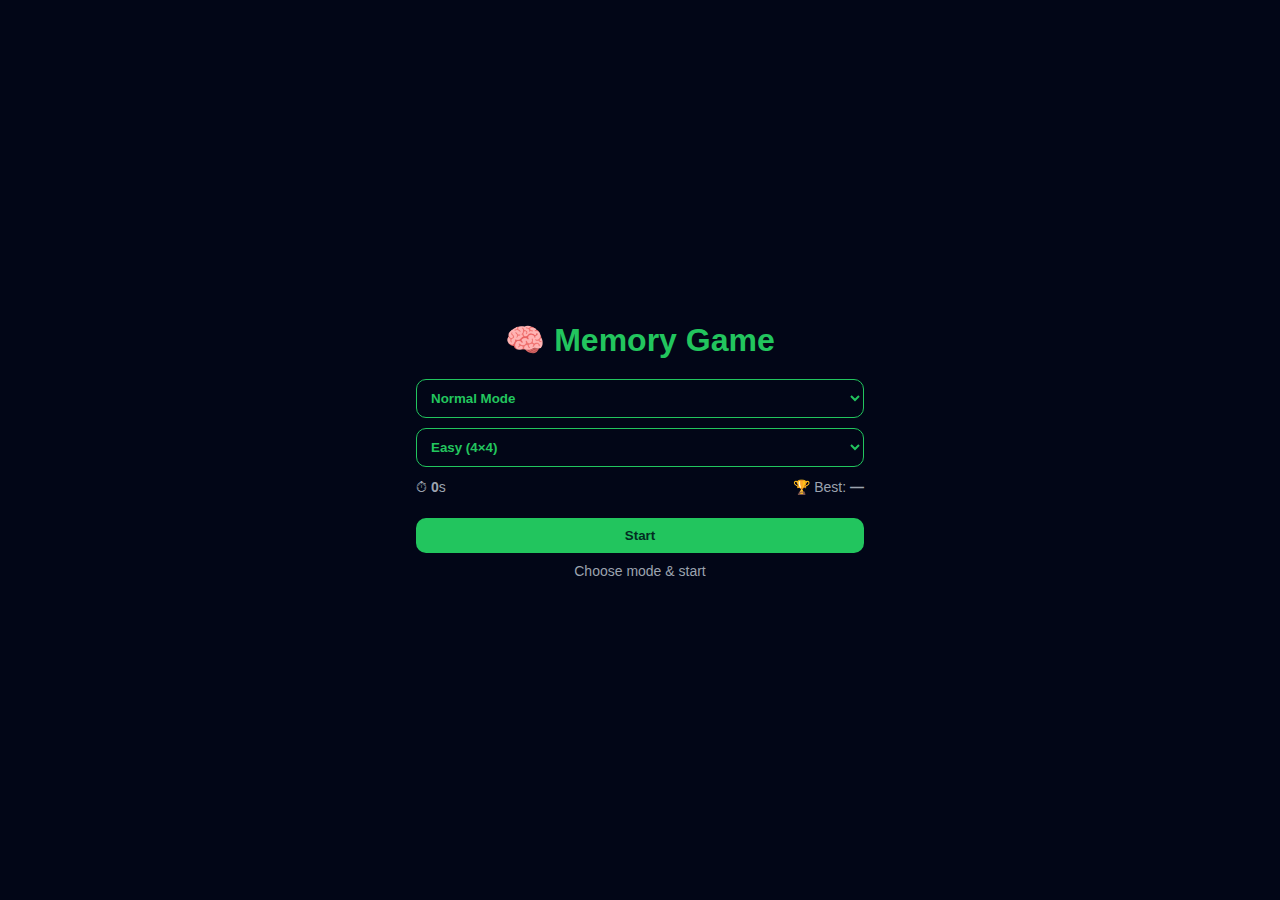
<file: games/memory-game/index.html>
<!DOCTYPE html>
<html lang="en">
<head>
<meta charset="UTF-8">
<title>Memory Game | WebHub</title>
<meta name="viewport" content="width=device-width, initial-scale=1.0">

<style>
* { box-sizing: border-box; margin: 0; padding: 0; font-family: Arial, sans-serif; }

body {
  min-height: 100vh;
  background: #020617;
  color: #e5e7eb;
  display: flex;
  justify-content: center;
  align-items: center;
}

.container {
  width: 100%;
  max-width: 480px;
  padding: 16px;
  text-align: center;
}

h1 { color: #22c55e; margin-bottom: 10px; }

select, button {
  width: 100%;
  padding: 10px;
  border-radius: 10px;
  border: none;
  margin-top: 10px;
  font-weight: bold;
}

select {
  background: #020617;
  color: #22c55e;
  border: 1px solid #22c55e;
}

button {
  background: #22c55e;
  color: #022c22;
  cursor: pointer;
}

button:hover { background: #16a34a; }

.stats {
  display: flex;
  justify-content: space-between;
  margin: 12px 0;
  font-size: 14px;
  color: #9ca3af;
}

.game {
  display: grid;
  gap: 10px;
  margin-top: 10px;
}

.card {
  background: #020617;
  border-radius: 12px;
  height: 70px;
  cursor: pointer;
  position: relative;
  transform-style: preserve-3d;
  transition: transform 0.4s;
  box-shadow: 0 0 15px rgba(34,197,94,0.25);
}

.card.flip { transform: rotateY(180deg); }

.card-face {
  position: absolute;
  inset: 0;
  display: flex;
  align-items: center;
  justify-content: center;
  backface-visibility: hidden;
  font-size: 30px;
}

.front {
  background: #22c55e;
  color: #022c22;
  transform: rotateY(180deg);
  border-radius: 12px;
}

.back {
  background: #020617;
  color: #22c55e;
  border-radius: 12px;
}

.status {
  margin-top: 10px;
  font-size: 14px;
  color: #9ca3af;
}
</style>
</head>

<body>

<div class="container">
  <h1>🧠 Memory Game</h1>

  <select id="mode">
    <option value="normal">Normal Mode</option>
    <option value="daily">🗓️ Daily Challenge</option>
  </select>

  <select id="level">
    <option value="easy">Easy (4×4)</option>
    <option value="medium" disabled>Medium 🔒</option>
    <option value="hard" disabled>Hard 🔒</option>
  </select>

  <div class="stats">
    <span>⏱ <b id="time">0</b>s</span>
    <span id="bestLabel">🏆 Best: <b id="best">—</b></span>
  </div>

  <div class="game" id="game"></div>

  <button onclick="startGame()">Start</button>
  <div class="status" id="status">Choose mode & start</div>
</div>

<script>
const symbolsAll = ["🍎","🍌","🍇","🍓","🍒","🥝","🍍","🍉","🥥","🍑","🍋","🍊"];
let first=null, second=null, lock=false;
let timer=0, interval, matches=0, totalPairs=0;
let dailyMode=false;

const game = document.getElementById("game");
const timeText = document.getElementById("time");
const bestText = document.getElementById("best");
const statusText = document.getElementById("status");
const levelSelect = document.getElementById("level");
const modeSelect = document.getElementById("mode");
const bestLabel = document.getElementById("bestLabel");

function todayKey() {
  const d = new Date();
  return d.toISOString().split("T")[0];
}

function seededShuffle(arr, seed) {
  let i = arr.length;
  while (i) {
    seed = (seed * 9301 + 49297) % 233280;
    let j = Math.floor((seed / 233280) * i--);
    [arr[i], arr[j]] = [arr[j], arr[i]];
  }
  return arr;
}

function startGame() {
  clearInterval(interval);
  timer = 0;
  matches = 0;
  timeText.textContent = 0;

  dailyMode = modeSelect.value === "daily";
  let level = levelSelect.value;

  if (dailyMode) {
    level = "easy";
    levelSelect.disabled = true;
    bestLabel.textContent = "🗓️ Today";
    const done = localStorage.getItem("daily-" + todayKey());
    if (done) {
      statusText.textContent = "✅ Today's challenge completed!";
      return;
    }
  } else {
    levelSelect.disabled = false;
    bestLabel.textContent = "🏆 Best:";
  }

  let cols = 4, pairs = 8;
  if (level === "medium") { cols = 5; pairs = 10; }
  if (level === "hard") { cols = 6; pairs = 12; }

  totalPairs = pairs;
  game.style.gridTemplateColumns = `repeat(${cols}, 1fr)`;
  game.innerHTML = "";

  let symbols = symbolsAll.slice(0, pairs);
  let cards = [...symbols, ...symbols];

  if (dailyMode) {
    cards = seededShuffle(cards, Number(todayKey().replaceAll("-", "")));
  } else {
    cards.sort(() => Math.random() - 0.5);
  }

  cards.forEach(sym => {
    const card = document.createElement("div");
    card.className = "card";
    card.innerHTML = `
      <div class="card-face front">${sym}</div>
      <div class="card-face back">❓</div>`;
    card.onclick = () => flip(card, sym);
    game.appendChild(card);
  });

  interval = setInterval(() => {
    timer++;
    timeText.textContent = timer;
  }, 1000);

  statusText.textContent = "Find all pairs!";
}

function flip(card, sym) {
  if (lock || card === first || card.classList.contains("flip")) return;
  card.classList.add("flip");

  if (!first) { first = {card, sym}; return; }

  second = {card, sym};
  lock = true;

  if (first.sym === second.sym) {
    matches++;
    resetTurn();
    if (matches === totalPairs) win();
  } else {
    setTimeout(() => {
      first.card.classList.remove("flip");
      second.card.classList.remove("flip");
      resetTurn();
    }, 700);
  }
}

function resetTurn() {
  first = second = null;
  lock = false;
}

function win() {
  clearInterval(interval);
  statusText.textContent = "🎉 Completed!";

  if (dailyMode) {
    localStorage.setItem("daily-" + todayKey(), timer);
    statusText.textContent = "🎉 Daily Challenge Completed!";
    return;
  }

  let level = levelSelect.value;
  let best = localStorage.getItem("best-" + level);
  if (!best || timer < best) localStorage.setItem("best-" + level, timer);

  if (level === "easy") levelSelect.options[1].disabled = false;
  if (level === "medium") levelSelect.options[2].disabled = false;
}
</script>

</body>
</html>
</file>
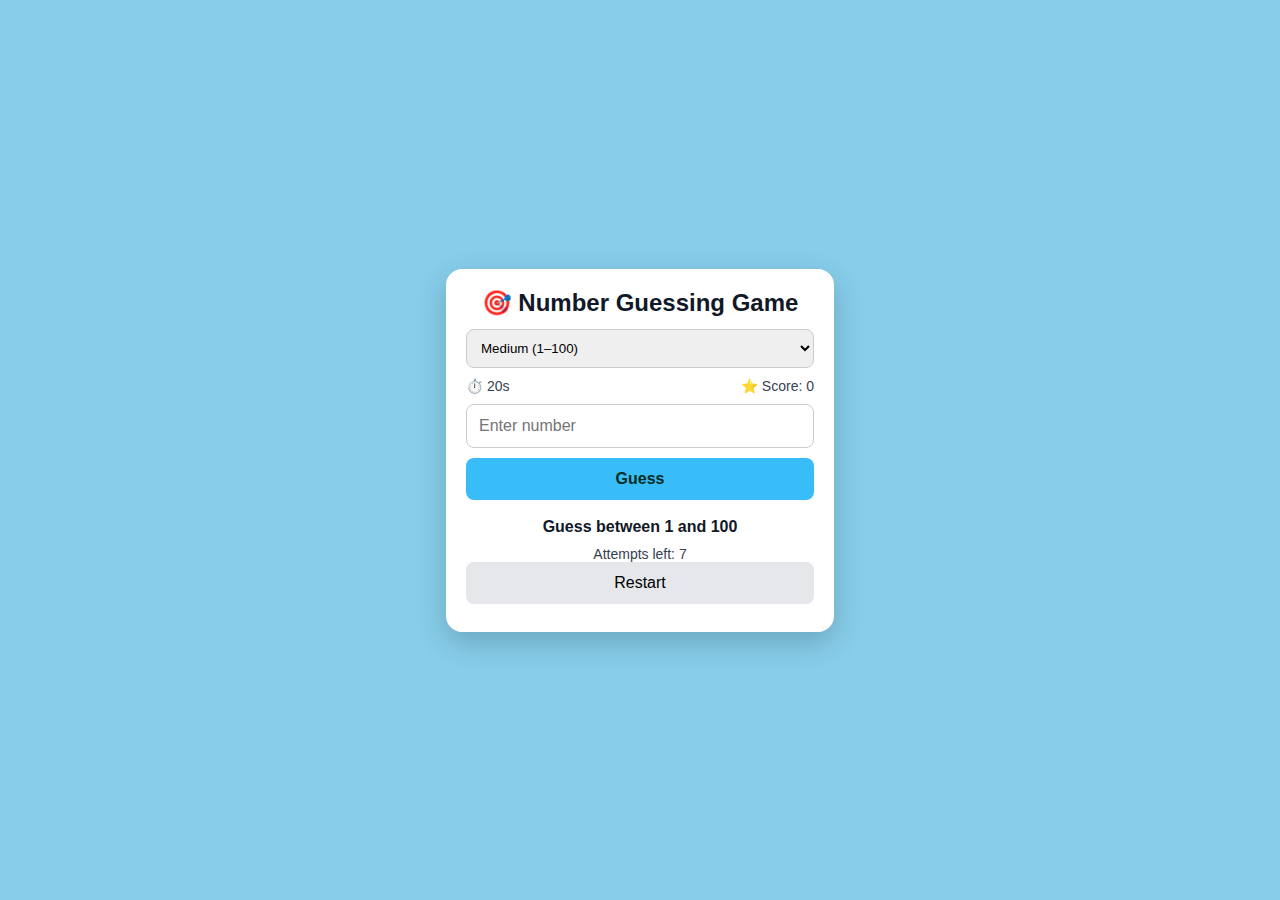
<file: games/number-guess/index.html>
<!DOCTYPE html>
<html lang="en">
<head>
<meta charset="UTF-8">
<title>Number Guessing Game</title>

<meta name="viewport" content="width=device-width, initial-scale=1.0">

<style>
* {
  box-sizing: border-box;
  margin: 0;
  padding: 0;
}

html, body {
  width: 100%;
  height: 100%;
}

body {
  font-family: Arial, sans-serif;
  background: #87CEEB; /* sky blue */
  display: flex;
  align-items: center;
  justify-content: center;
}

/* Main Wrapper */
.game-wrapper {
  width: 100%;
  max-width: 420px;
  padding: 16px;
}

/* Game Card */
.game-box {
  background: #ffffff;
  border-radius: 16px;
  padding: 20px;
  text-align: center;
  box-shadow: 0 10px 30px rgba(0,0,0,0.2);
}

/* Title */
.game-box h2 {
  margin-bottom: 12px;
  color: #111827;
}

/* Difficulty */
select {
  width: 100%;
  padding: 10px;
  border-radius: 8px;
  border: 1px solid #ccc;
  margin-bottom: 10px;
}

/* Info Row */
.info {
  display: flex;
  justify-content: space-between;
  font-size: 14px;
  margin-bottom: 10px;
  color: #374151;
}

/* Input */
input {
  width: 100%;
  padding: 12px;
  font-size: 16px;
  border-radius: 8px;
  border: 1px solid #ccc;
  margin-bottom: 10px;
}

/* Buttons */
button {
  width: 100%;
  padding: 12px;
  border: none;
  border-radius: 8px;
  font-size: 16px;
  cursor: pointer;
  margin-bottom: 8px;
}

#guessBtn {
  background: #38bdf8;
  color: #022c22;
  font-weight: bold;
}

#restartBtn {
  background: #e5e7eb;
}

/* Status */
#message {
  margin: 10px 0;
  font-weight: bold;
  color: #111827;
}

/* Attempts */
#attempts {
  font-size: 14px;
  color: #374151;
}
</style>
</head>

<body>

<div class="game-wrapper">
  <div class="game-box">

    <h2>🎯 Number Guessing Game</h2>

    <select id="difficulty">
      <option value="easy">Easy (1–50)</option>
      <option value="medium" selected>Medium (1–100)</option>
      <option value="hard">Hard (1–200)</option>
    </select>

    <div class="info">
      <span>⏱️ <span id="timer">20</span>s</span>
      <span>⭐ Score: <span id="score">0</span></span>
    </div>

    <input type="number" id="guessInput" placeholder="Enter number">

    <button id="guessBtn">Guess</button>

    <div id="message"></div>

    <div id="attempts">Attempts left: 7</div>

    <button id="restartBtn">Restart</button>

  </div>
</div>

<script>
let secretNumber, attempts, max, score = 0, timer, timeLeft;

const input = document.getElementById("guessInput");
const msg = document.getElementById("message");
const attemptsText = document.getElementById("attempts");
const scoreText = document.getElementById("score");
const timerText = document.getElementById("timer");
const diff = document.getElementById("difficulty");

function setupGame() {
  clearInterval(timer);

  if (diff.value === "easy") {
    max = 50; attempts = 10; timeLeft = 30;
  } else if (diff.value === "medium") {
    max = 100; attempts = 7; timeLeft = 20;
  } else {
    max = 200; attempts = 5; timeLeft = 15;
  }

  secretNumber = Math.floor(Math.random() * max) + 1;
  msg.textContent = `Guess between 1 and ${max}`;
  attemptsText.textContent = `Attempts left: ${attempts}`;
  timerText.textContent = timeLeft;
  input.value = "";

  timer = setInterval(() => {
    timeLeft--;
    timerText.textContent = timeLeft;
    if (timeLeft === 0) {
      clearInterval(timer);
      msg.textContent = `⏰ Time up! Number was ${secretNumber}`;
    }
  }, 1000);
}

document.getElementById("guessBtn").onclick = () => {
  if (attempts <= 0) return;

  const val = Number(input.value);
  if (!val) return;

  attempts--;

  if (val === secretNumber) {
    msg.textContent = "🎉 Correct!";
    score += 10;
    scoreText.textContent = score;
    clearInterval(timer);
  } else if (val > secretNumber) {
    msg.textContent = "📈 Too High!";
  } else {
    msg.textContent = "📉 Too Low!";
  }

  attemptsText.textContent = `Attempts left: ${attempts}`;
};

document.getElementById("restartBtn").onclick = setupGame;
diff.onchange = setupGame;

setupGame();
</script>

</body>
</html>
</file>
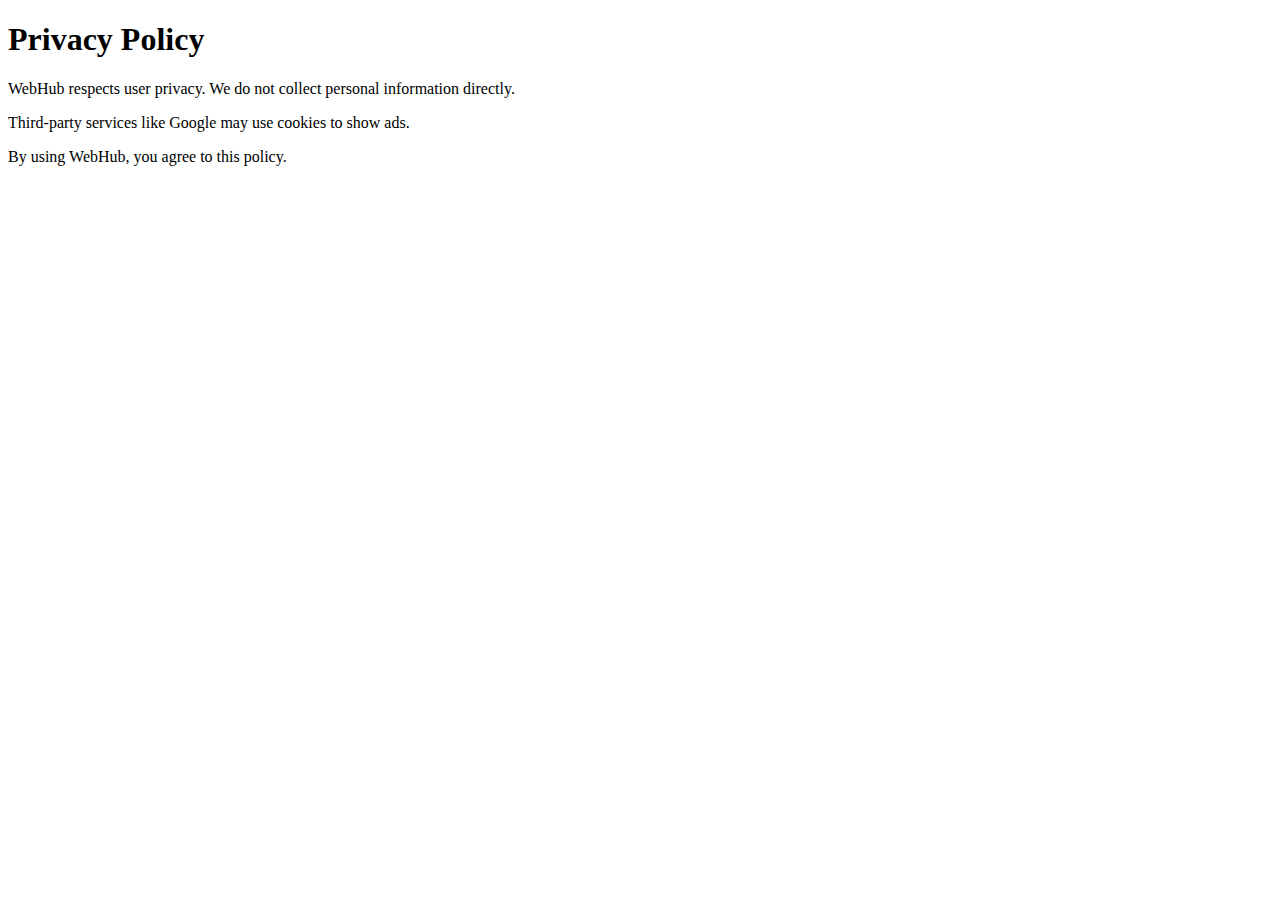
<file: privacy.html>
<!DOCTYPE html>
<html>
<head>
<title>Privacy Policy - WebHub</title>
<meta charset="UTF-8">
</head>
<body>
<h1>Privacy Policy</h1>
<p>WebHub respects user privacy. We do not collect personal information directly.</p>
<p>Third-party services like Google may use cookies to show ads.</p>
<p>By using WebHub, you agree to this policy.</p>
</body>
</html>
</file>
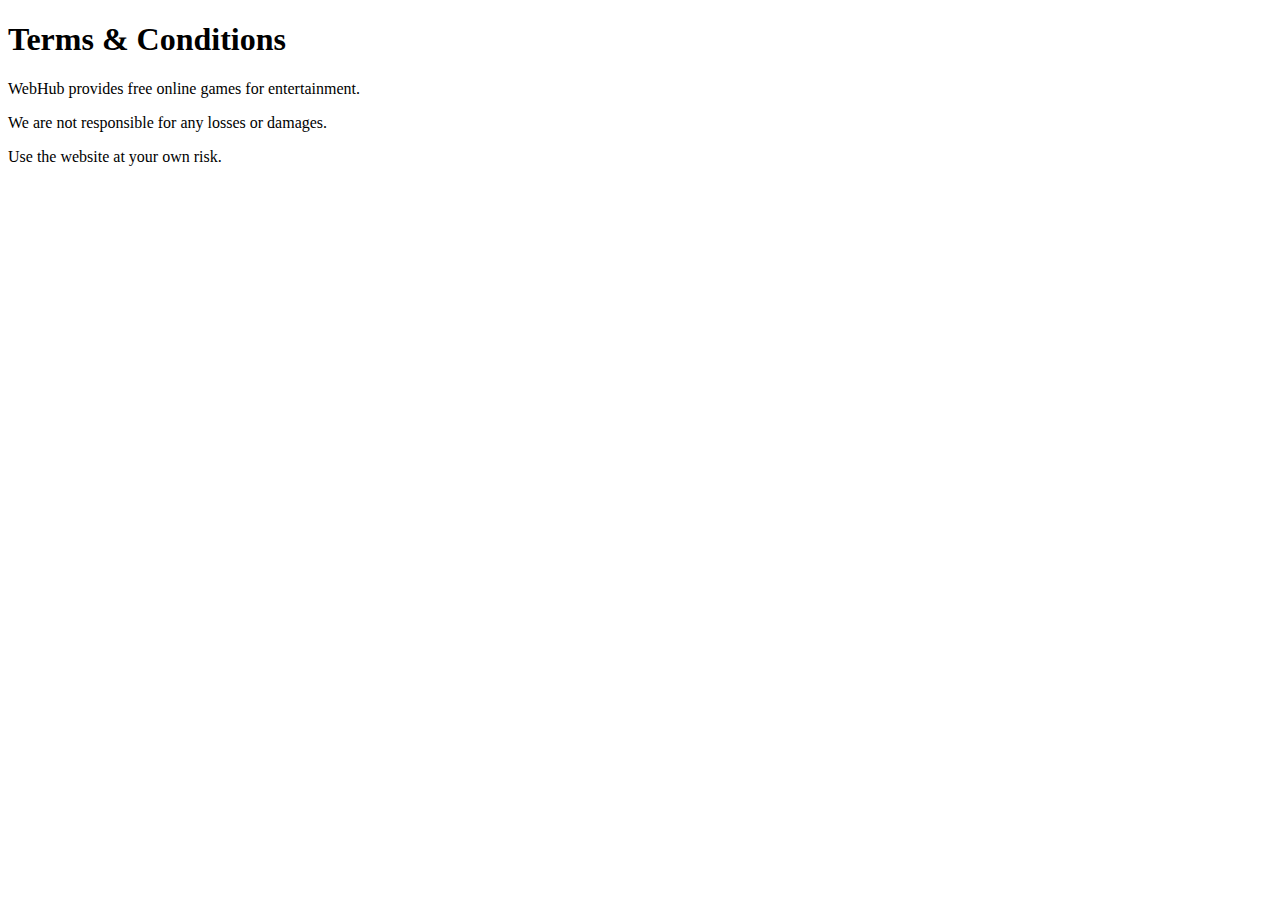
<file: terms.html>
<!DOCTYPE html>
<html>
<head>
<title>Terms & Conditions - WebHub</title>
<meta charset="UTF-8">
</head>
<body>
<h1>Terms & Conditions</h1>
<p>WebHub provides free online games for entertainment.</p>
<p>We are not responsible for any losses or damages.</p>
<p>Use the website at your own risk.</p>
</body>
</html>
</file>
